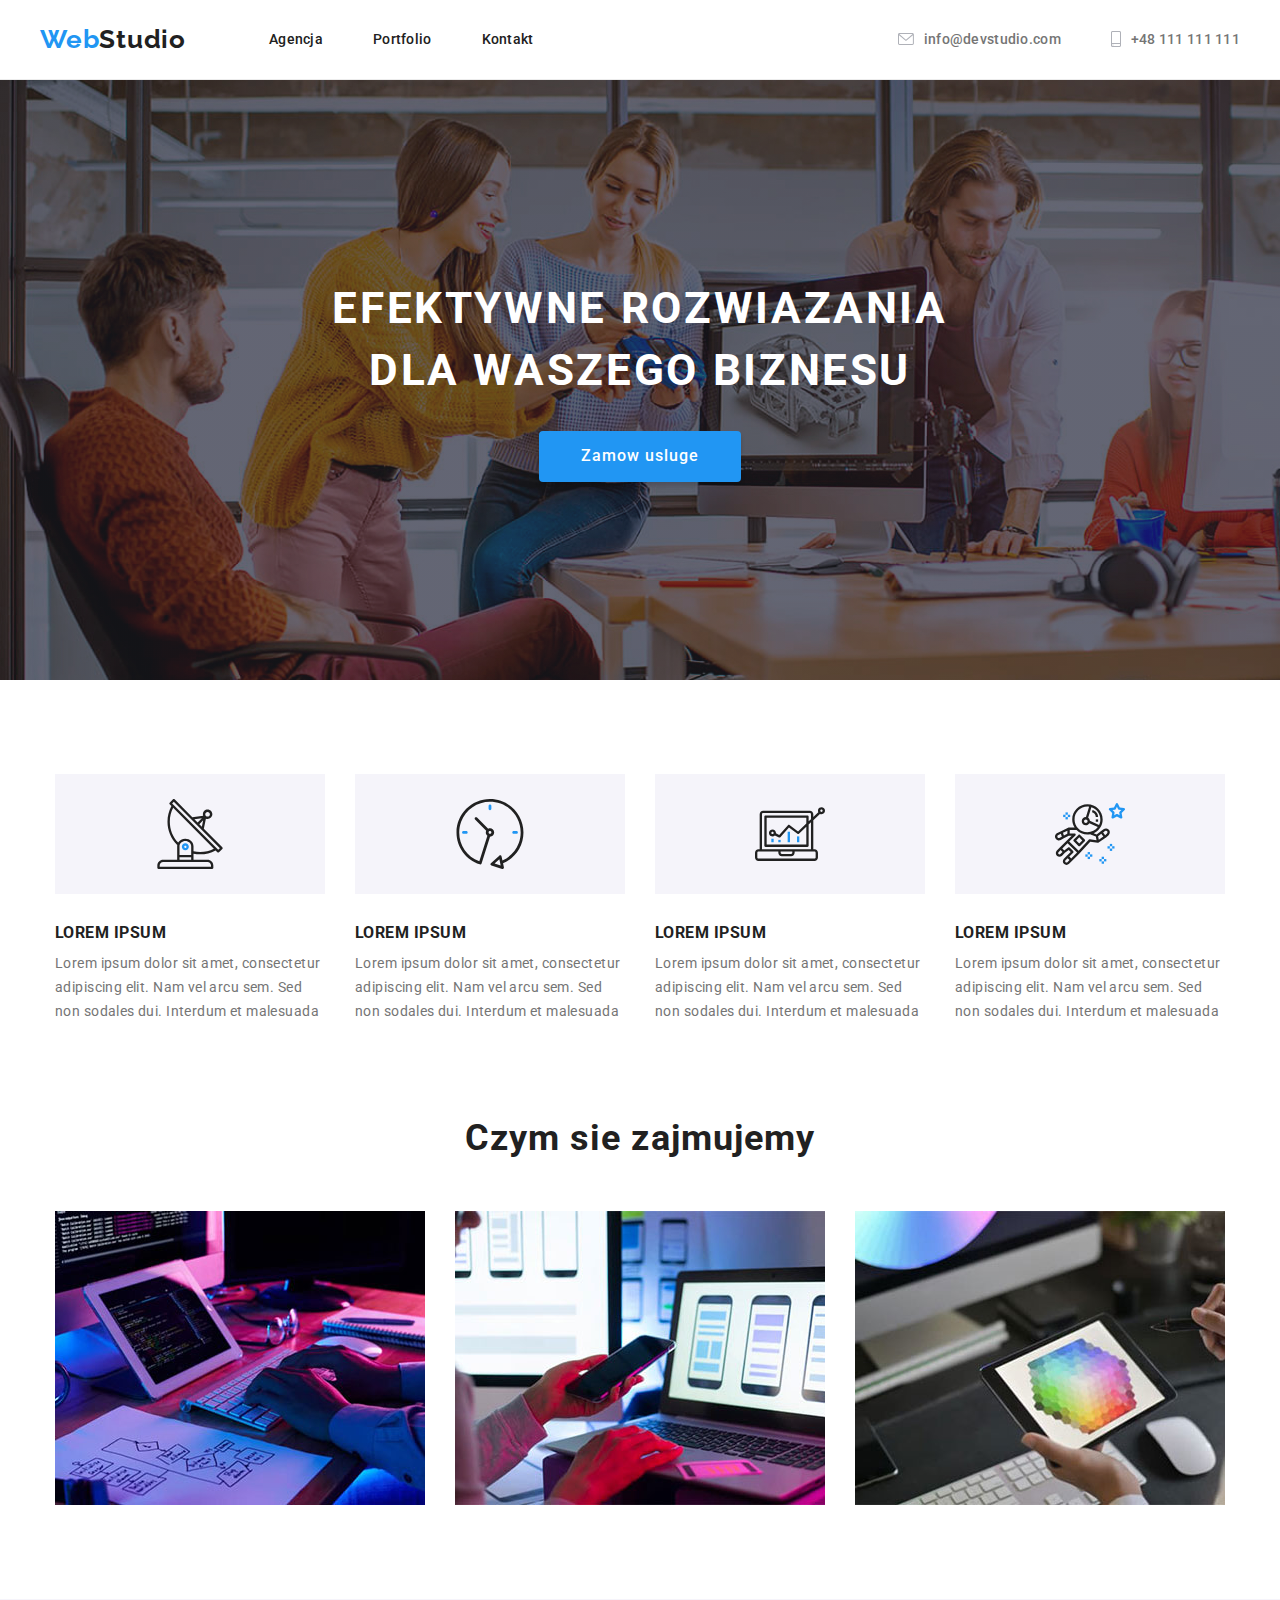
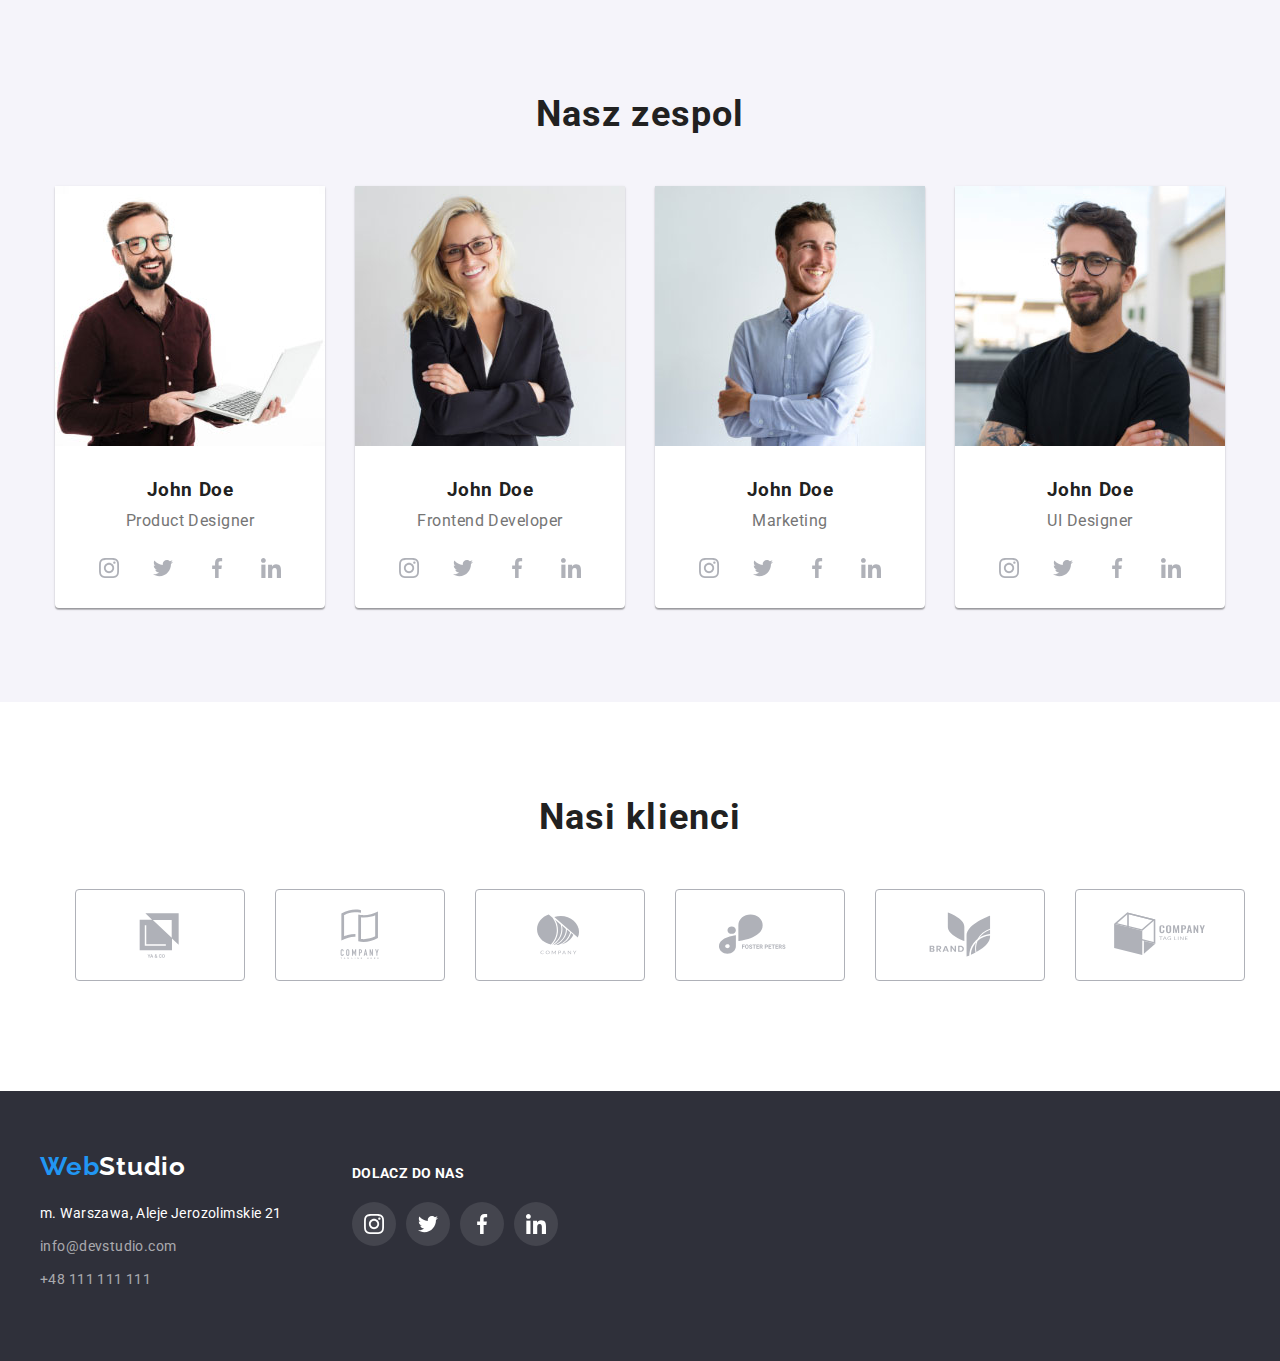
<file: index.html>
<!DOCTYPE html>
<html lang="pl">
<head>
  <meta charset="UTF-8">
  <meta http-equiv="X-UA-Compatible" content="IE=edge">
  <meta name="viewport" content="width=device-width, initial-scale=1.0">
  <title>Homework 04 - main page</title>

  <!-- google fonts -->
  <link rel="preconnect" href="https://fonts.googleapis.com">
  <link rel="preconnect" href="https://fonts.gstatic.com" crossorigin>
  <link href="https://fonts.googleapis.com/css2?family=Raleway:wght@700&family=Roboto:wght@400;500;700;900&display=swap"
    rel="stylesheet">

  <!-- normalize minimized css  -->
  <link rel="stylesheet" href="css/modern-normalize.min.css">

  <!-- styles CSS -->
  <link rel="stylesheet" href="css/styles.css">
</head>
<body>

  <!-- header section -->
  <header class="header">
    <!-- max width of page -->
    <div class="container">
      <!-- left side -->
      <div class="container-left">
        <!-- logo -->
        <a class="logo" href="./"><span>Web</span>Studio</a>
        <!-- main navigation -->
        <nav class="main-menu">
          <ul>
            <li><a href="./">Agencja</a></li>
            <li><a href="./portfolio.html">Portfolio</a></li>
            <li><a href="./">Kontakt</a></li>
          </ul>
        </nav>
      </div>
      <!-- contact links -->
      <ul class="contact">

        <li class="contact-item">
          <svg class="icon" width="16" height="12">
            <use href="./images/icons.svg#icon-envelope"></use>
          </svg>
          <a class="contact-item" href="mailto:info@devstudio.com" title="Kontakt mailowy"> info@devstudio.com</a>
        </li>
        <li class="contact-item">
          <svg class="icon" width="10" height="16">
            <use href="./images/icons.svg#icon-smartphone"></use>
          </svg>
          <a href="tel:+48111111111" title="Kontakt telefoniczny">+48 111 111 111</a>
        </li>
      </ul>
    </div>
  </header>

  <!-- main section - content of the main page -->
  <main>

    <!-- headline -->
    <section class="headline">
      <div class="headline-wrapper">
        <h1>Efektywne rozwiazania dla waszego biznesu</h1>
        <!-- call to action button -->
        <button type="button" class="button button-main">Zamow usluge</button>
      </div>

    </section>
    <!-- max width of page -->
    <div class="container">
      <!-- 4 columns section -->
      <ul class="col-4">
        <li>
          <div class="col-4-img">
            <svg width="70" height="70">
              <use href="./images/icons.svg#icon-antenna"></use>
            </svg>
          </div>

          <h3>lorem ipsum</h3>
          <p>Lorem ipsum dolor sit amet, consectetur adipiscing elit. Nam vel arcu sem. Sed non sodales dui. Interdum et
            malesuada
          </p>
        </li>
        <li>
          <div class="col-4-img">
            <svg width="70" height="70">
              <use href="./images/icons.svg#icon-clock"></use>
            </svg>
          </div>
          <h3>lorem ipsum</h3>
          <p>Lorem ipsum dolor sit amet, consectetur adipiscing elit. Nam vel arcu sem. Sed non sodales dui. Interdum et
            malesuada
          </p>
        </li>
        <li>
          <div class="col-4-img">
            <svg width="70" height="70">
              <use href="./images/icons.svg#icon-diagram"></use>
            </svg>
          </div>
          <h3>lorem ipsum</h3>
          <p>Lorem ipsum dolor sit amet, consectetur adipiscing elit. Nam vel arcu sem. Sed non sodales dui. Interdum et
            malesuada
          </p>
        </li>
        <li>
          <div class="col-4-img">
            <svg width="70" height="70">
              <use href="./images/icons.svg#icon-astronaut"></use>
            </svg>
          </div>
          <h3>lorem ipsum</h3>
          <p>Lorem ipsum dolor sit amet, consectetur adipiscing elit. Nam vel arcu sem. Sed non sodales dui. Interdum et
            malesuada
          </p>
        </li>
      </ul>
    </div>
    <!-- activities section -->
    <section class="activities">
      <h2>Czym sie zajmujemy</h2>
      <div class="activities-images">
        <img src="images/computer.jpg" alt="computer 1" width="370" height="294">
        <img src="images/computer-2.jpg" alt="computer 2" width="370" height="294">
        <img src="images/computer-3.jpg" alt="computer 3" width="370" height="294">
      </div>

    </section>

    <!-- nasz zespol section -->
    <section class="team">
      <h2>Nasz zespol</h2>
      <!-- Product Designer -->
      <ul>
        <li class="team-box">
          <img src="images/team-member-1.jpg" alt="Product Designer" width="270" height="260">
          <h3>John Doe</h3>
          <p>Product Designer</p>
          <!-- social media -->
          <ul class="team-social-media">
            <li>
              <svg class="icon" width="20" height="20">
                <use href="./images/icons.svg#icon-instagram"></use>
              </svg>
            </li>
            <li>
              <svg class="icon" width="20" height="20">
                <use href="./images/icons.svg#icon-twitter"></use>
              </svg>
            </li>
            <li>
              <svg class="icon" width="20" height="20">
                <use href="./images/icons.svg#icon-facebook"></use>
              </svg>
            </li>
            <li>
              <svg class="icon" width="20" height="20">
                <use href="./images/icons.svg#icon-linkedin"></use>
              </svg>
            </li>
          </ul>
        </li>

        <!-- Frontend Developer -->
        <li class="team-box">
          <img src="images/team-member-2.jpg" alt="Frontend Developer" width="270" height="260">
          <h3>John Doe</h3>
          <p>Frontend Developer</p>
          <!-- social media -->
          <ul class="team-social-media">
            <li>
              <svg class="icon" width="20" height="20">
                <use href="./images/icons.svg#icon-instagram"></use>
              </svg>
            </li>
            <li>
              <svg class="icon" width="20" height="20">
                <use href="./images/icons.svg#icon-twitter"></use>
              </svg>
            </li>
            <li>
              <svg class="icon" width="20" height="20">
                <use href="./images/icons.svg#icon-facebook"></use>
              </svg>
            </li>
            <li>
              <svg class="icon" width="20" height="20">
                <use href="./images/icons.svg#icon-linkedin"></use>
              </svg>
            </li>
          </ul>
        </li>

        <!-- Marketing -->
        <li class="team-box">
          <img src="images/team-member-3.jpg" alt="Marketing" width="270" height="260">
          <h3>John Doe</h3>
          <p>Marketing</p>
          <!-- social media -->
          <ul class="team-social-media">
            <!-- social media -->
            <ul class="team-social-media">
              <li>
                <svg class="icon" width="20" height="20">
                  <use href="./images/icons.svg#icon-instagram"></use>
                </svg>
              </li>
              <li>
                <svg class="icon" width="20" height="20">
                  <use href="./images/icons.svg#icon-twitter"></use>
                </svg>
              </li>
              <li>
                <svg class="icon" width="20" height="20">
                  <use href="./images/icons.svg#icon-facebook"></use>
                </svg>
              </li>
              <li>
                <svg class="icon" width="20" height="20">
                  <use href="./images/icons.svg#icon-linkedin"></use>
                </svg>
              </li>
            </ul>
          </ul>
        </li>

        <!-- UI Designer -->
        <li class="team-box">
          <img src="images/team-member-4.jpg" alt="UI Designer" width="270" height="260">
          <h3>John Doe</h3>
          <p>UI Designer</p>
          <!-- social media -->
          <ul class="team-social-media">
            <li>
              <svg class="icon" width="20" height="20">
                <use href="./images/icons.svg#icon-instagram"></use>
              </svg>
            </li>
            <li>
              <svg class="icon" width="20" height="20">
                <use href="./images/icons.svg#icon-twitter"></use>
              </svg>
            </li>
            <li>
              <svg class="icon" width="20" height="20">
                <use href="./images/icons.svg#icon-facebook"></use>
              </svg>
            </li>
            <li>
              <svg class="icon" width="20" height="20">
                <use href="./images/icons.svg#icon-linkedin"></use>
              </svg>
            </li>
          </ul>
        </li>
      </ul>
    </section>
    <!-- nasz zespol section -->
    <section class="clients">
      <h2>Nasi klienci</h2>
      <ul class="clients-logos">
        <li>
          <svg class='icon' width="106" height="60">
            <use href="./images/icons.svg#icon-Logo1"></use>
          </svg>
        </li>
        <li>
          <svg class="icon" width="106" height="60">
            <use href="./images/icons.svg#icon-Logo2"></use>
          </svg>
        </li>
        <li>
          <svg class="icon" width="106" height="60">
            <use href="./images/icons.svg#icon-Logo3"></use>
          </svg>
        </li>
        <li>
          <svg class="icon" width="106" height="60">
            <use href="./images/icons.svg#icon-Logo4"></use>
          </svg>
        </li>
        <li>
          <svg class="icon" width="106" height="60">
            <use href="./images/icons.svg#icon-Logo5"></use>
          </svg>
        </li>

        <li>
          <svg class='icon' width="106" height="60">
            <use href="./images/icons.svg#icon-Logo6"></use>
          </svg>
        </li>

      </ul>
    </section>
  </main>
  <!-- footer section -->
  <footer class="footer">
    <div class="container">
      <!-- column 1 -->
      <ul>
        <li>
          <!-- logo footer -->
          <a class="logo logo-footer" href="./"><span>Web</span>Studio</a>
        </li>
        <li>
          <!-- address -->
          <address>m. Warszawa, Aleje Jerozolimskie 21</address>
        </li>
        <li>
          <!-- email footer -->
          <a href="mailto:info@devstudio.com" title="Kontakt mailowy">info@devstudio.com</a>
        </li>
        <li>
          <!-- phone footer -->
          <a href="tel:+48111111111" title="Kontakt telefoniczny">+48 111 111 111</a>
        </li>
      </ul>
      <!-- column 2 -->
      <ul class="join-us">
        <!-- block of icons -->
        <h3>dolacz do nas</h3>
        <div class="footer-social-media">
          <li>
            <svg class="icon" width="20" height="20">
              <use href="./images/icons.svg#icon-instagram"></use>
            </svg>
          </li>
          <li>
            <svg class="icon" width="20" height="20">
              <use href="./images/icons.svg#icon-twitter"></use>
            </svg>
          </li>
          <li>
            <svg class="icon" width="20" height="20">
              <use href="./images/icons.svg#icon-facebook"></use>
            </svg>
          </li>
          <li>
            <svg class="icon" width="20" height="20">
              <use href="./images/icons.svg#icon-linkedin"></use>
            </svg>
          </li>
        </div>

      </ul>
    </div>

  </footer>
</body>
</html>
</file>
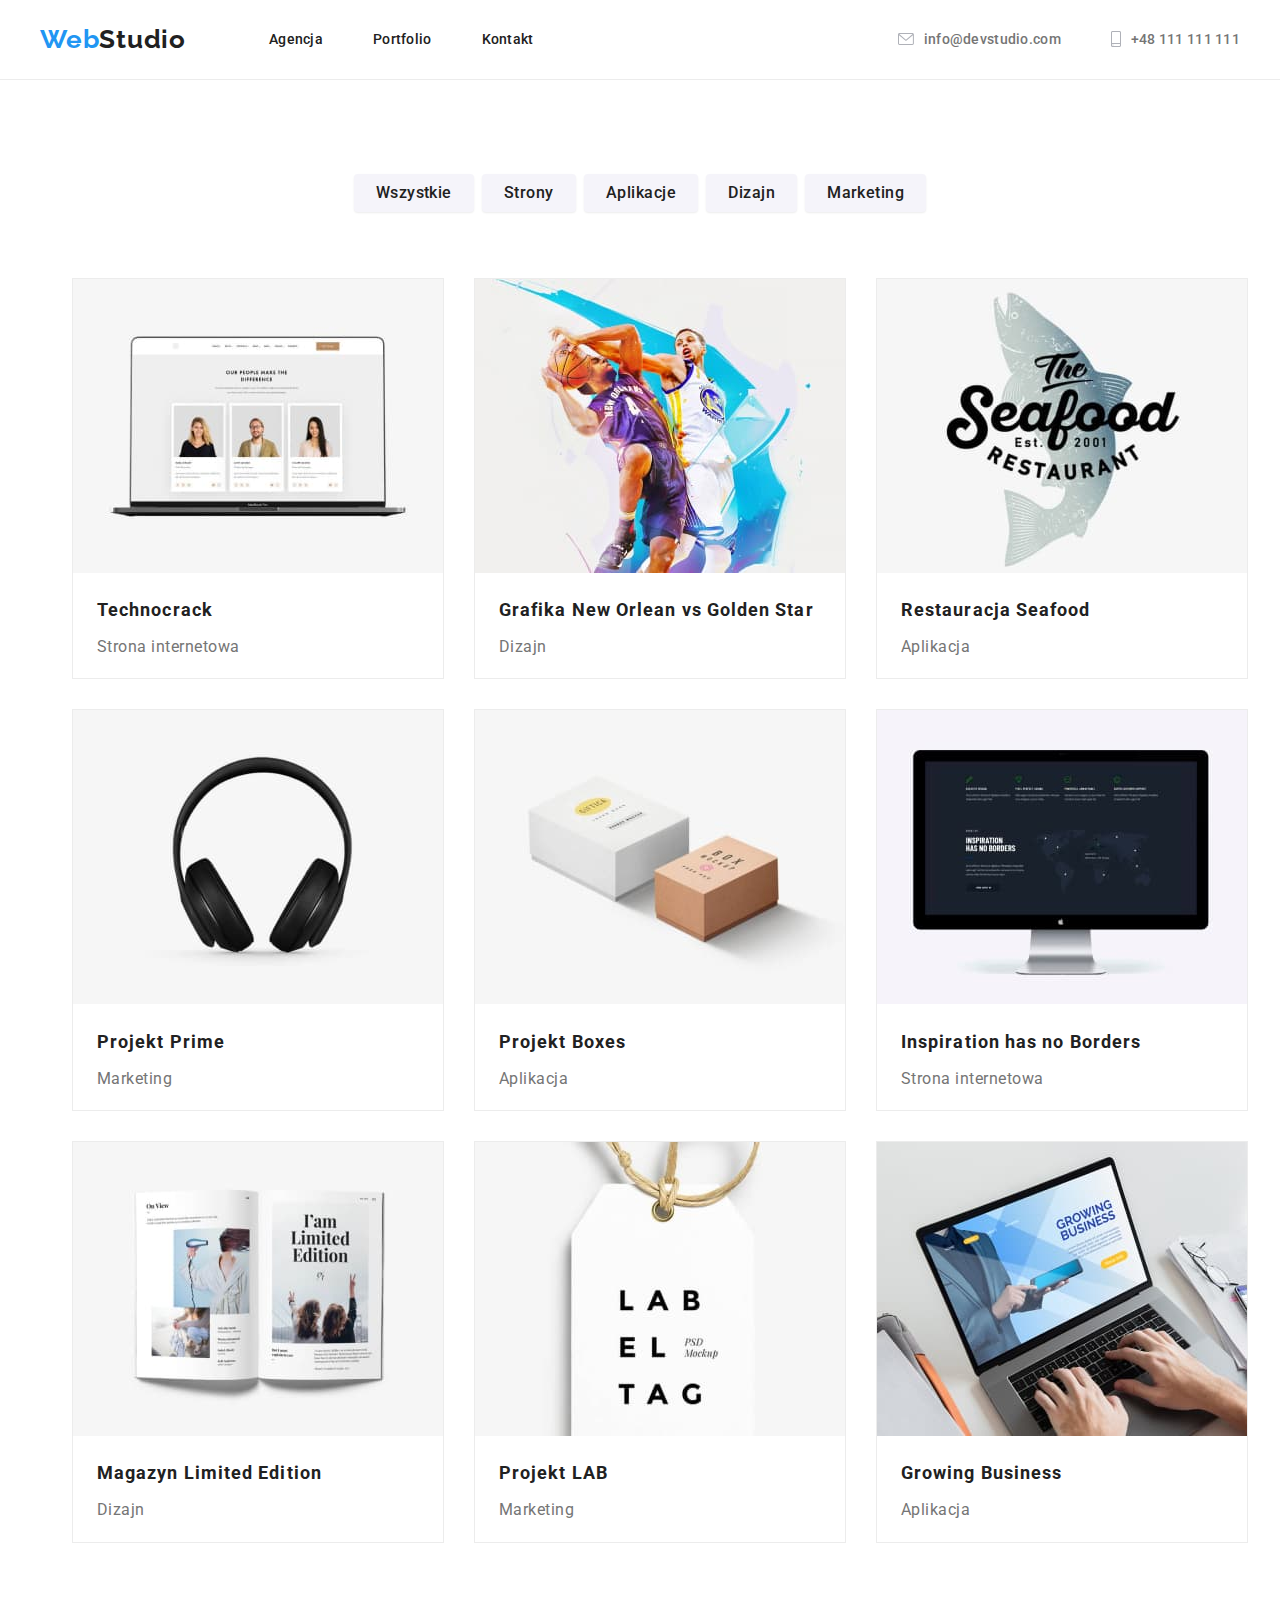
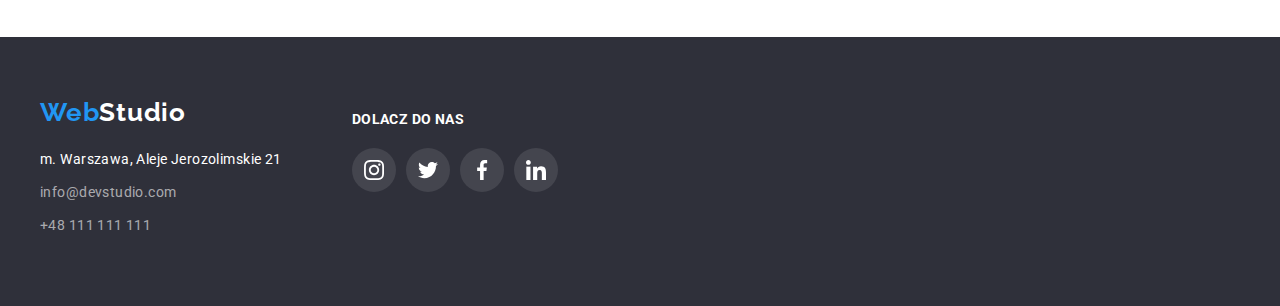
<file: portfolio.html>
<!DOCTYPE html>
<html lang="pl">
<head>
    <meta charset="UTF-8">
    <meta http-equiv="X-UA-Compatible" content="IE=edge">
    <meta name="viewport" content="width=device-width, initial-scale=1.0">
    <title>hw4-Portfolio</title>

    <!-- google fonts -->
    <link rel="preconnect" href="https://fonts.googleapis.com">
    <link rel="preconnect" href="https://fonts.gstatic.com" crossorigin>
    <link
        href="https://fonts.googleapis.com/css2?family=Raleway:wght@700&family=Roboto:wght@400;500;700;900&display=swap"
        rel="stylesheet">

    <!-- normalize minimized css  -->
    <link rel="stylesheet" href="css/modern-normalize.min.css">

    <!-- styles CSS -->
    <link rel="stylesheet" href="css/styles.css">
</head>
<body>

    <!-- header section -->
    <header class="header">
        <!-- max width of page -->
        <div class="container">
            <!-- left side -->
            <div class="container-left">
                <!-- logo -->
                <a class="logo" href="./"><span>Web</span>Studio</a>
                <!-- main navigation -->
                <nav class="main-menu">
                    <ul>
                        <li><a href="./">Agencja</a></li>
                        <li><a href="./portfolio.html">Portfolio</a></li>
                        <li><a href="./">Kontakt</a></li>
                    </ul>
                </nav>
            </div>
            <!-- contact links -->
            <ul class="contact">

                <li class="contact-item">
                    <svg class="icon" width="16" height="12">
                        <use href="./images/icons.svg#icon-envelope"></use>
                    </svg>
                    <a class="contact-item" href="mailto:info@devstudio.com" title="Kontakt mailowy">
                        info@devstudio.com</a>
                </li>
                <li class="contact-item">
                    <svg class="icon" width="10" height="16">
                        <use href="./images/icons.svg#icon-smartphone"></use>
                    </svg>
                    <a href="tel:+48111111111" title="Kontakt telefoniczny">+48 111 111 111</a>
                </li>
            </ul>
        </div>
    </header>
    <!-- main section content of the portfolio page -->
    <main>
        <!-- top button list -->
        <ul class="bttn-group">
            <li><button type="button" class="button bttn-group-item">Wszystkie</button></li>
            <li><button type="button" class="button bttn-group-item">Strony</button></li>
            <li><button type="button" class="button bttn-group-item">Aplikacje</button></li>
            <li><button type="button" class="button bttn-group-item">Dizajn</button></li>
            <li><button type="button" class="button bttn-group-item">Marketing</button></li>
        </ul>
        <!-- Projects gallery -->
        <div class="projects-gallery">
            <ul class="projects-gallery-row">
                <!-- Technocrack -->
                <li>
                    <img src="images/Technocrack.jpg" width="370" height="294" alt="Technocrack website">
                    <h2>Technocrack</h2>
                    <p>Strona internetowa</p>
                </li>

                <!-- Grafika New Orlean vs Golden Star -->
                <li>
                    <img src="images/Grafika-New-Orlean-vs-Golden-Star.jpg" width="370" height="294"
                        alt="Grafika New Orlean vs Golden Star">
                    <h2>Grafika New Orlean vs Golden Star</h2>
                    <p>Dizajn</p>
                </li>

                <!-- Restauracja Seafood -->
                <li>
                    <img src="images/Restauracja-Seafood.jpg" width="370" height="294" alt="Restauracja Seafood">
                    <h2>Restauracja Seafood</h2>
                    <p>Aplikacja</p>
                </li>
            </ul>

            <ul class="projects-gallery-row">
                <!-- Projekt Prime -->
                <li>
                    <img src="images/Projekt-Prime.jpg" width="370" height="294" alt="Projekt Prime">
                    <h2>Projekt Prime</h2>
                    <p>Marketing</p>
                </li>

                <!-- Projekt Boxes -->
                <li>
                    <img src="images/Projekt-Boxes.jpg" width="370" height="294" alt="Projekt Boxes">
                    <h2>Projekt Boxes</h2>
                    <p>Aplikacja</p>
                </li>

                <!-- Inspiration has no Borders -->
                <li>
                    <img src="images/Inspiration-has-no-Borders.jpg" width="370" height="294"
                        alt="Inspiration has no Borders">
                    <h2>Inspiration has no Borders</h2>
                    <p>Strona internetowa</p>
                </li>
            </ul>
            <ul class="projects-gallery-row">
                <!-- Magazyn Limited Edition -->
                <li>
                    <img src="images/Magazyn-Limited-Edition.jpg" width="370" height="294"
                        alt="Magazyn Limited Edition">
                    <h2>Magazyn Limited Edition</h2>
                    <p>Dizajn</p>
                </li>

                <!-- Projekt LAB -->
                <li>
                    <img src="images/Projekt-LAB.jpg" width="370" height="294" alt="Projekt LAB">
                    <h2>Projekt LAB</h2>
                    <p>Marketing</p>
                </li>

                <!-- Growing Business -->
                <li>
                    <img src="images/Growing-Business.jpg" width="370" height="294" alt="Growing Business">
                    <h2>Growing Business</h2>
                    <p>Aplikacja</p>
                </li>
            </ul>
        </div>
    </main>
    <!-- footer section -->
    <footer class="footer">
        <div class="container">
            <!-- column 1 -->
            <ul>
                <li>
                    <!-- logo footer -->
                    <a class="logo logo-footer" href="./"><span>Web</span>Studio</a>
                </li>
                <li>
                    <!-- address -->
                    <address>m. Warszawa, Aleje Jerozolimskie 21</address>
                </li>
                <li>
                    <!-- email footer -->
                    <a href="mailto:info@devstudio.com" title="Kontakt mailowy">info@devstudio.com</a>
                </li>
                <li>
                    <!-- phone footer -->
                    <a href="tel:+48111111111" title="Kontakt telefoniczny">+48 111 111 111</a>
                </li>
            </ul>
            <!-- column 2 -->
            <ul class="join-us">
                <!-- block of icons -->
                <h3>dolacz do nas</h3>
                <div class="footer-social-media">
                    <li>
                        <svg class="icon" width="20" height="20">
                            <use href="./images/icons.svg#icon-instagram"></use>
                        </svg>
                    </li>
                    <li>
                        <svg class="icon" width="20" height="20">
                            <use href="./images/icons.svg#icon-twitter"></use>
                        </svg>
                    </li>
                    <li>
                        <svg class="icon" width="20" height="20">
                            <use href="./images/icons.svg#icon-facebook"></use>
                        </svg>
                    </li>
                    <li>
                        <svg class="icon" width="20" height="20">
                            <use href="./images/icons.svg#icon-linkedin"></use>
                        </svg>
                    </li>
                </div>

            </ul>
        </div>

    </footer>
</body>
</html>
</file>
<file: css/styles.css>
:root {
    /* fonts */
     --font-family: 'Roboto', sans-serif;
     --letter-spacing-small: .02em;
     --letter-spacing-medium: .03em;
     --letter-spacing-large: .06em;

    /* colors */
     --color-border: rgba(236 236 236 / 1);
     --color-text: rgba(33 33 33 / 1);
     --color-white: rgba(255 255 255 / 1);
     --color-blue: rgba(33 150 243 / 1);
     --color-light-grey: rgba(245 244 250 / 1);
     --color-middle-grey: rgba(117 117 117 / 1);
     --color-dark-grey: rgba(47 48 58 / 1);
     --color-icons: rgba(175 177 184 / 1);
     
     /* block models */
     --section-padding: 94px 0;

     /* section fonts  */
     --section-h2-font-size: 36px;
     --section-h2-line-heigh: 1.2;
     --section-h2-margin-top: 0;

     /* positioning margin/padding */
     --margin-zero: 0;
     --padding-zero: 0;
}

/* body of page */
body * {
      letter-spacing: var(--letter-spacing-medium);
}
 body {
     background-color: var(--color-white);
     font-family: var(--font-family);
     color: var(--color-text);
}
/* no underlined link */
 a {
     text-decoration: none;
}
/* no bullet lists */
 li {
     list-style-type: none;
}
h2 {
    margin-bottom: 50px;
}
/* header style */
.header {
    border-bottom: 1px solid var(--color-border);
    min-height: 80px;
    display: flex;
    justify-content: space-between;
    align-items: center;
}
/* max width of page */
.container {
    width: 1200px;
    margin: 0 auto;
    padding: var(--padding-zero);
}

/* horizontal align ul lists */
.header .container ul {
    display: flex;
    gap: 50px
}
.main-menu ul {
    gap: 46px;
}
/* horizontal aligning header and centered vertically */
.header .container {
    display: flex;
    justify-content: space-between;  
}
/* logo and top menu */
.container-left {
    display: flex;
    align-items: center;
    gap: 43px;
}

/* header links style  */
.main-menu a,
.header a[title] {
     font-size: 14px;
     font-weight: 500;
     line-height: 1.1;
     letter-spacing: var(--letter-spacing-small);
}
.header a[title] {
    color: var(--color-middle-grey);
}
.header a[title]:hover {
color: var(--color-blue);
}
/* logo top and footer styles */
 .logo {
     font-family: 'Raleway', sans-serif;
     font-size: 26px;
     font-weight: 700;
     line-height: 1.2;
     letter-spacing: var(--letter-spacing-medium) 
}
/* logo style light-blue text */
 .logo > span {
     color: var(--color-blue);
}
/* links style love/hate order */
 a:focus {
     outline: var(--color-blue);
}
 a:link, 
 a:visited {
     color: var(--color-text);
}
 a:hover, 
 a:active {
     color: var(--color-blue);
}
/* contact svg */
.contact-item {
    display: flex;
    align-items: center;
}
.contact-item .icon {
    fill: var(--color2);
    margin-right: 10px;
 }

 .contact-item:hover {
    --color2: var(--color-blue);
 }
 
/* buttons style */
 .button {
     border: none;
     border-radius: 4px;
     font-size: 16px;
     font-weight: 500;
     line-height: 1.6;
     color: var(--color-text);
     cursor: pointer;
}
/* front page button headline */
 .button-main {
     padding: 10px 42px;
     background-color: var(--color-blue);
     color: var(--color-white);
     box-shadow: 0 4px 4px 0 rgba(0 0 0 / .15);
     text-align: center;
     letter-spacing: var(--letter-spacing-large);
     line-height: 1.9;
}
/* front page headline */
 .headline {
     background-color: var(--color-dark-grey);
     background-image: linear-gradient(rgba(47, 48, 58, 0.4), rgba(47, 48, 58, 0.4)), url(../images/webstudio-top-bg.jpg);
     background-size: cover;
     color: var(--color-white);
     height: 600px;
     text-align: center;
     display: flex;
     justify-content: center;
     align-items: center;
}
 .headline h1 {
     font-size: 44px;
     text-transform: uppercase;
     line-height: 1.4;
     margin-top: 0;
     letter-spacing: var(--letter-spacing-large);
     margin-bottom: 30px;
}
/* headline wrapper */
.headline-wrapper {
    max-width: 696px;
    display: flex;
    flex-direction: column;
    justify-content: center;
    align-items: center;
}
/* col-4 list */
 .col-4 {
    margin: var(--margin-zero);
    padding: var(--padding-zero);
     font-size: 14px;
     display: flex;
     justify-content: center;
     gap: 30px;
     padding-top: 94px;
}
.col-4 li {
    width: 270px;     
}
.col-4-img {
    padding: 25px 0;
    background-color: rgba(245, 244, 250, 1);          
    margin-bottom: 30px;;
}

 .col-4 h3 {
     font-weight: 700;

     line-height: 1.1;
     text-transform: uppercase;
     margin-top: 0;
     margin-bottom: 10px;
}
 .col-4 p {
     line-height: 1.7;
     color: var(--color-middle-grey);
     margin: var(--margin-zero);
}
.col-4 li svg {
    display: block;
   margin: auto;  
}
/* section h2 style and padding */
section {
    padding: var(--section-padding);
}
section h2 {
    text-align: center;
    font-size: var(--section-h2-font-size);
    line-height: var(--section-h2-line-heigh);
    margin-top: var(--section-h2-margin-top);
}
.team ul {
    margin: var(--margin-zero);
    padding: var(--padding-zero);
}
/* activities section */
.activities-images {
    display: flex;
    justify-content: center;
    gap: 30px;
}
/* team section */
 .team {
     background-color: var(--color-light-grey);
     text-align: center;  
}

.team > ul {
    display: flex;
    justify-content: center;
    gap: 30px;
}

 .team-box {
     background-color: var(--color-white);
     border-radius: 0 0 4px 4px;
     box-shadow: 0 2px 1px 0 
     rgba(0  0  0 / .2), 0 1px 1px 0 
     rgba(0  0  0 / .14), 0 1px 3px 0 
     rgba(0  0  0 / .12);
     padding-bottom: 18px;
}


.team h3 {
    margin: var(--margin-zero);
    padding: 30px 0 10px 0;

}
.team p {
    color: var(--color-middle-grey);
    margin: var(--margin-zero);
}
.team-box p {
    margin-bottom: 16px;
}
.team-social-media {
    display: flex;
    justify-content: center;
    gap: 10px;
}
.team-social-media li {
    width: 44px;
    height: 44px;
    display: flex;
    justify-content: center;
    align-items: center; 
    border-radius: 50%;
    cursor: pointer;
}
.team-social-media .icon {
    fill: var(--color4);
 }

 .team-social-media .icon:hover,
 .team-social-media li:hover {
    --color4: var(--color-white);
    fill: var(--color-white);
    background-color: var(--color-blue);
 }
 
/* nasi klienci section */
.clients-logos {
    display: flex;
    justify-content: center;
    gap: 30px;  
}
.clients-logos li {
    display: flex;
    justify-content: center;
    align-items: center;
    cursor: pointer;  
}
/* nasi klienci icons logo */
.clients-logos .icon {
    --color1: var(--color-icons);
    border: 1px solid var(--color-icons);
    width: 170px;
    height: 92px;
    padding: 16px 32px;
    border-radius: 4px;
    
}
.clients-logos .icon:hover{
    --color1: var(--color-blue);
    fill: var(--color1);
    border: 1px solid var(--color-blue);
}

/* portfolio buttons */
.bttn-group {
    margin: var(--margin-zero);
    padding: 94px 0 50px 0;
    display: flex;
    justify-content: center;
    gap: 8px;
}
 .bttn-group-item {
     padding: 6px 22px;
     background-color: var(--color-light-grey);
     box-shadow: 0 1px 2px 0 rgba(0 0 0 / .08);
}
 .bttn-group-item:hover {
     background-color: var(--color-blue);
     color: var(--color-white);
     box-shadow: 0px 2px 2px 0px rgba(0, 0, 0, 0.12),
     0px 1px 2px 0px rgba(0, 0, 0, 0.08),
     0px 3px 1px 0px rgba(0, 0, 0, 0.1);
}

/* projects gallery */
.projects-gallery-row {
    margin-bottom: 30px;
    display: flex;
    flex-direction: row;
    justify-content: center;
    gap: 30px;
}
.projects-gallery-row:nth-child(3) {
    margin-bottom: 94px;
}
 .projects-gallery li h2, 
 .projects-gallery li p {
     text-indent: 24px;
}
 .projects-gallery h2 {
     font-size: 18px;
     line-height: 2;
     font-weight: 700;
     letter-spacing: var(--letter-spacing-large);
     margin-bottom: 0;
}
 .projects-gallery p {
     color: var(--color-middle-grey);
     letter-spacing: var(--letter-spacing-medium);
     line-height: 1.9;
     margin-top: 4px;
}
/* projects=gallery list border */
 .projects-gallery li {
     border: 1px solid var(--color-border);
}
.projects-gallery-row li:hover {
    box-shadow: 1px 4px 6px 0px rgba(0, 0, 0, 0.16),
0px 4px 4px 0px rgba(0, 0, 0, 0.06),
0px 1px 1px 0px rgba(0, 0, 0, 0.12);

}

/* footer section */
 .footer {
     background-color: var(--color-dark-grey);
     padding: 60px 0;  
}
.footer .container {
    display: flex;
    justify-content: flex-start;
    gap: 70px;
}
/* general styles for footer list */
.footer ul {
    margin: var(--margin-zero);
    padding: var(--padding-zero);

}
 .footer ul li {
     font-size: 14px;
     line-height: 1.7;
     margin-bottom: 9px;
}
/* link styles by title */
 .footer a[title] {
     color: rgba(255 255 255 / .6);
}
 .footer a[title]:hover {
     color: var(--color-blue);
}
 address {
     font-style: normal;
     color: var(--color-white);
}
 .footer .logo-footer {
     color: var(--color-white);
     margin-bottom: 20px;
     line-height: 1.2;
     display: block;
}
.logo-footer:hover {
    color: var(--color-blue);
}
/* footer social media */
.footer-social-media {
    display: flex;
    gap: 10px;
}
.join-us h3 {
    font-size: 14px;
    font-weight: 700;
    line-height: 1.2;
    text-transform: uppercase;
    color: var(--color-white);
    margin-bottom: 20px;
}
.footer-social-media li {
    display: flex;
    height: 44px;
    width: 44px;
    justify-content: center;
    align-items: center;
    border-radius: 50%;
    background-color: rgba(255, 255, 255, 0.1);
    cursor: pointer;
    }
.footer-social-media li{
    --color1: var(--color-white);
    fill: var(--color1);  
}
.footer-social-media li:hover {
    background-color: var(--color-blue);
}
</file>
